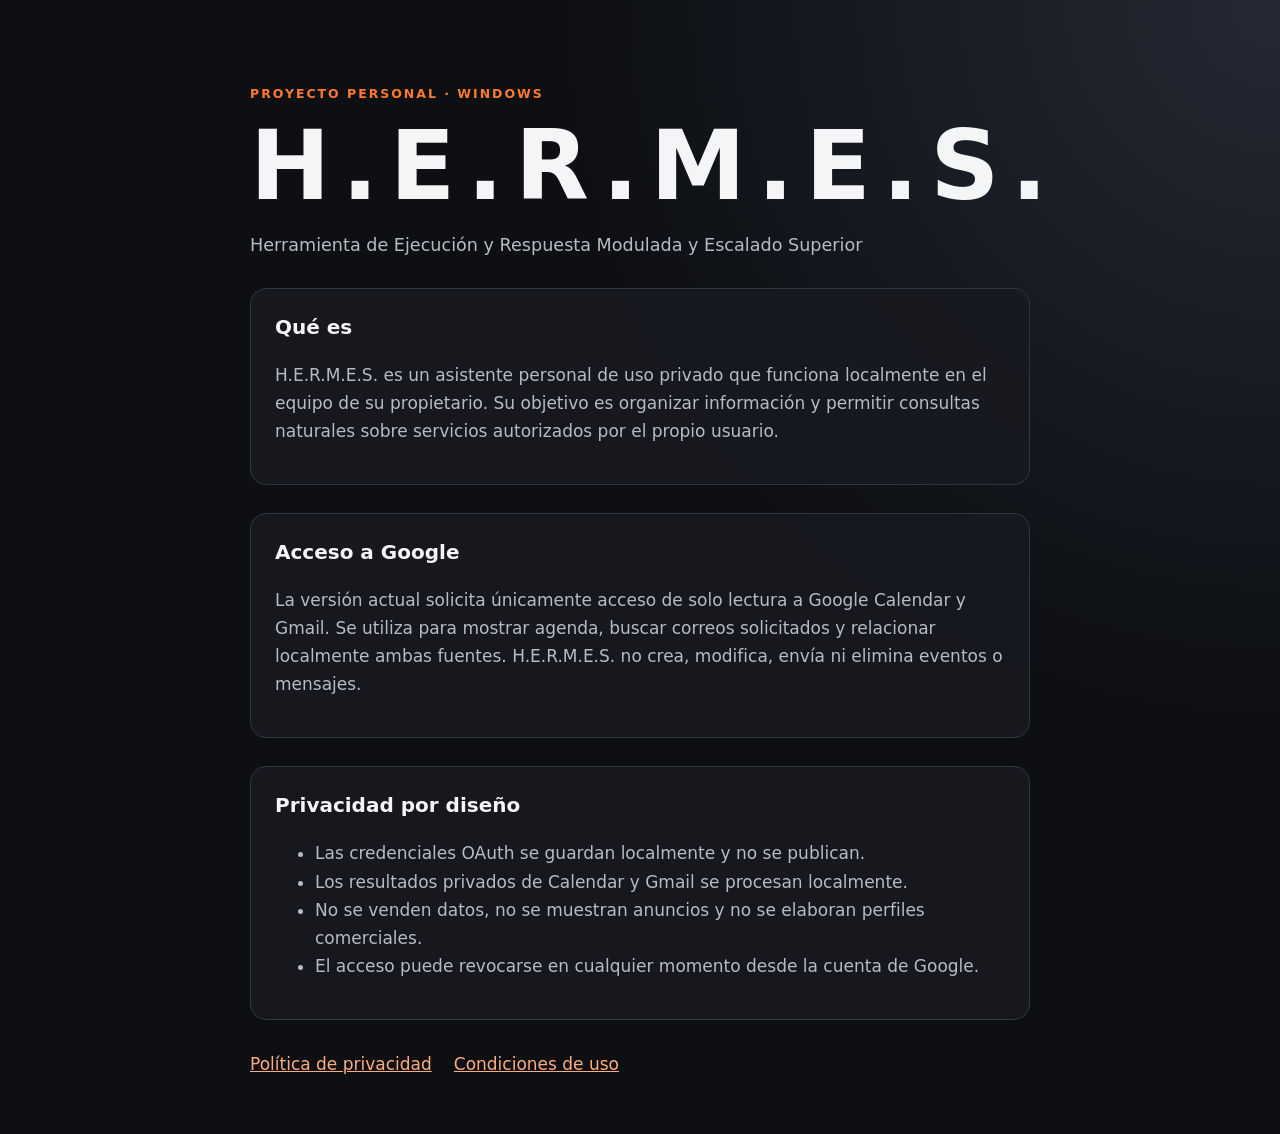
<file: index.html>
<!doctype html>
<html lang="es">
<head>
  <meta charset="utf-8">
  <meta name="viewport" content="width=device-width, initial-scale=1">
  <title>H.E.R.M.E.S. — Asistente personal local</title>
  <meta name="description" content="Información pública de H.E.R.M.E.S., asistente personal local y privado.">
  <link rel="stylesheet" href="style.css">
</head>
<body>
  <main>
    <p class="eyebrow">PROYECTO PERSONAL · WINDOWS</p>
    <h1>H.E.R.M.E.S.</h1>
    <p class="subtitle">Herramienta de Ejecución y Respuesta Modulada y Escalado Superior</p>
    <section><h2>Qué es</h2><p>H.E.R.M.E.S. es un asistente personal de uso privado que funciona localmente en el equipo de su propietario. Su objetivo es organizar información y permitir consultas naturales sobre servicios autorizados por el propio usuario.</p></section>
    <section><h2>Acceso a Google</h2><p>La versión actual solicita únicamente acceso de solo lectura a Google Calendar y Gmail. Se utiliza para mostrar agenda, buscar correos solicitados y relacionar localmente ambas fuentes. H.E.R.M.E.S. no crea, modifica, envía ni elimina eventos o mensajes.</p></section>
    <section><h2>Privacidad por diseño</h2><ul><li>Las credenciales OAuth se guardan localmente y no se publican.</li><li>Los resultados privados de Calendar y Gmail se procesan localmente.</li><li>No se venden datos, no se muestran anuncios y no se elaboran perfiles comerciales.</li><li>El acceso puede revocarse en cualquier momento desde la cuenta de Google.</li></ul></section>
    <nav aria-label="Documentos legales"><a href="privacy.html">Política de privacidad</a><a href="terms.html">Condiciones de uso</a></nav>
  </main>
</body>
</html>
</file>
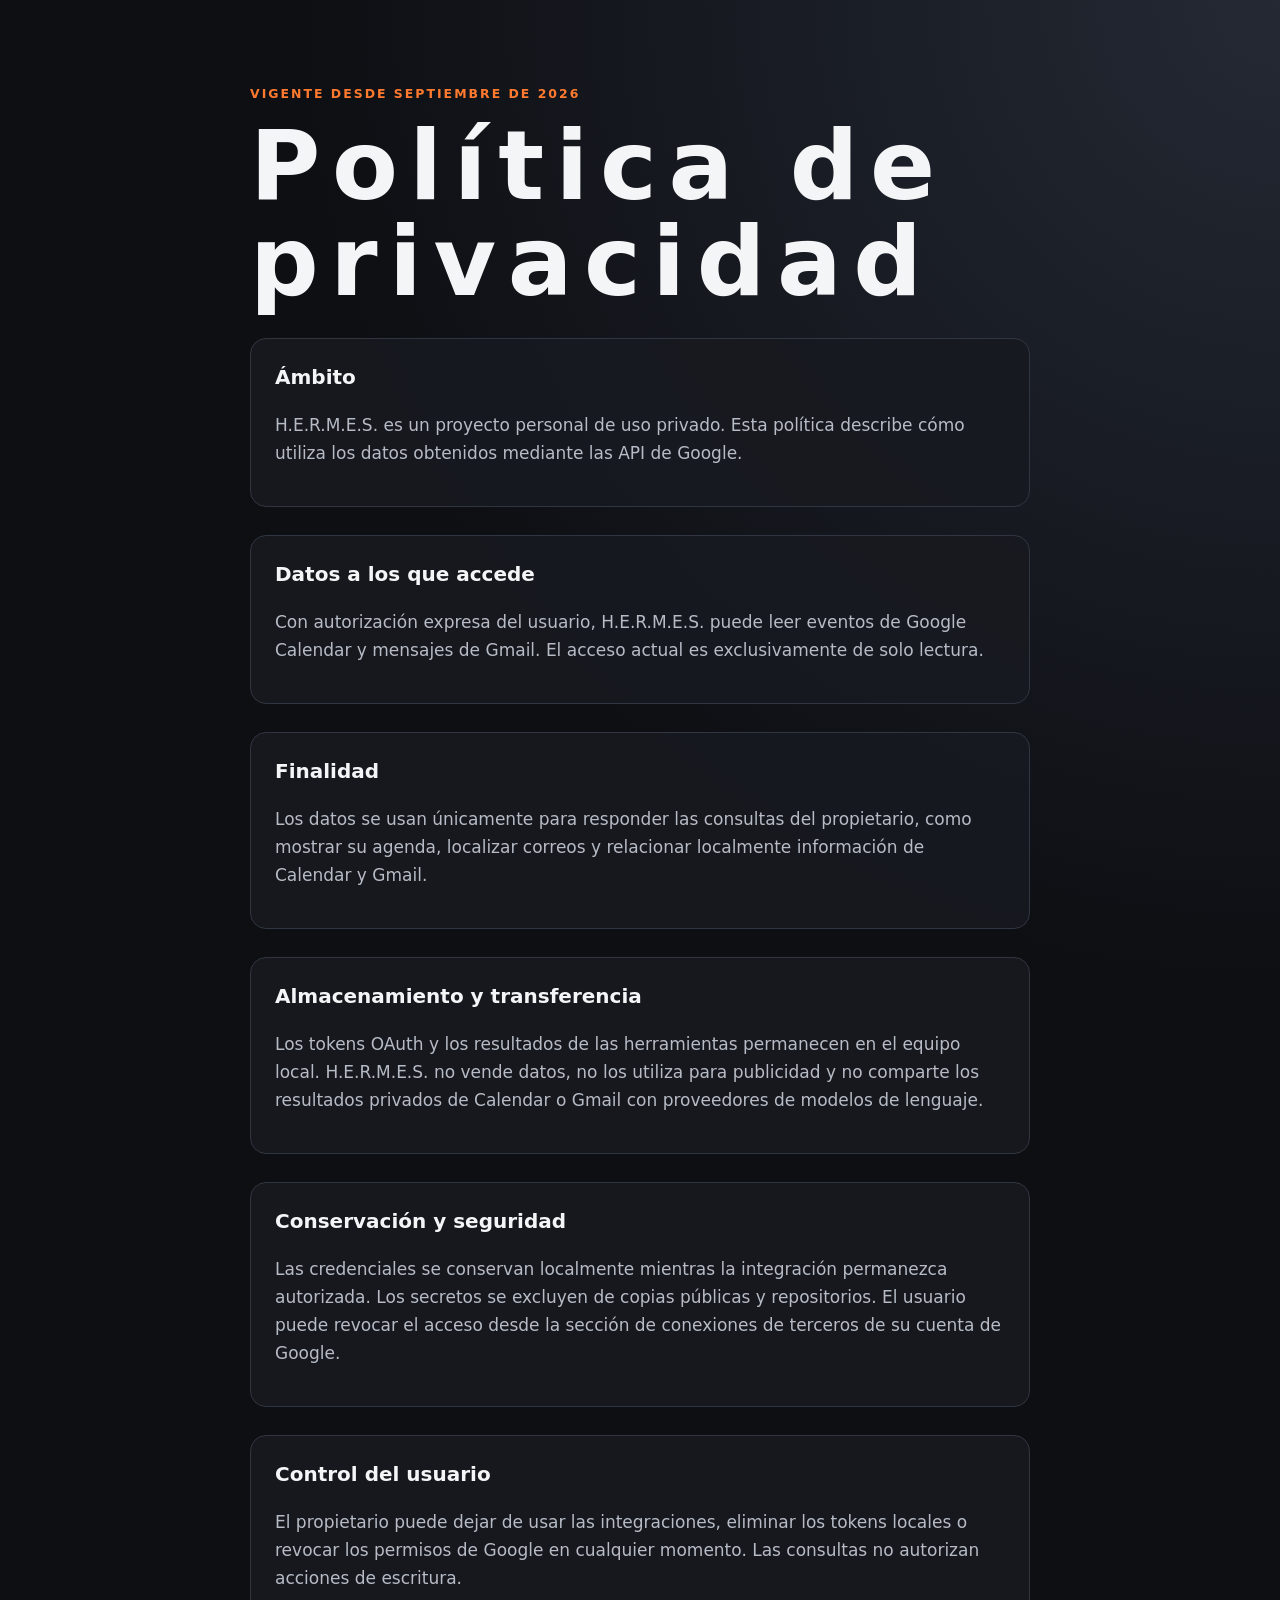
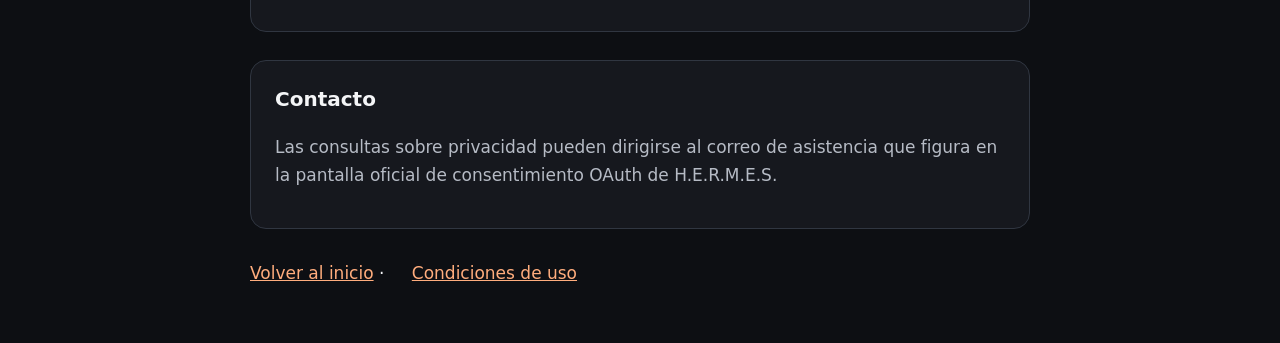
<file: privacy.html>
<!doctype html>
<html lang="es">
<head>
  <meta charset="utf-8">
  <meta name="viewport" content="width=device-width, initial-scale=1">
  <title>Política de privacidad — H.E.R.M.E.S.</title>
  <link rel="stylesheet" href="style.css">
</head>
<body>
  <main>
    <p class="eyebrow">VIGENTE DESDE SEPTIEMBRE DE 2026</p>
    <h1>Política de privacidad</h1>
    <section><h2>Ámbito</h2><p>H.E.R.M.E.S. es un proyecto personal de uso privado. Esta política describe cómo utiliza los datos obtenidos mediante las API de Google.</p></section>
    <section><h2>Datos a los que accede</h2><p>Con autorización expresa del usuario, H.E.R.M.E.S. puede leer eventos de Google Calendar y mensajes de Gmail. El acceso actual es exclusivamente de solo lectura.</p></section>
    <section><h2>Finalidad</h2><p>Los datos se usan únicamente para responder las consultas del propietario, como mostrar su agenda, localizar correos y relacionar localmente información de Calendar y Gmail.</p></section>
    <section><h2>Almacenamiento y transferencia</h2><p>Los tokens OAuth y los resultados de las herramientas permanecen en el equipo local. H.E.R.M.E.S. no vende datos, no los utiliza para publicidad y no comparte los resultados privados de Calendar o Gmail con proveedores de modelos de lenguaje.</p></section>
    <section><h2>Conservación y seguridad</h2><p>Las credenciales se conservan localmente mientras la integración permanezca autorizada. Los secretos se excluyen de copias públicas y repositorios. El usuario puede revocar el acceso desde la sección de conexiones de terceros de su cuenta de Google.</p></section>
    <section><h2>Control del usuario</h2><p>El propietario puede dejar de usar las integraciones, eliminar los tokens locales o revocar los permisos de Google en cualquier momento. Las consultas no autorizan acciones de escritura.</p></section>
    <section><h2>Contacto</h2><p>Las consultas sobre privacidad pueden dirigirse al correo de asistencia que figura en la pantalla oficial de consentimiento OAuth de H.E.R.M.E.S.</p></section>
    <nav><a href="index.html">Volver al inicio</a> · <a href="terms.html">Condiciones de uso</a></nav>
  </main>
</body>
</html>
</file>
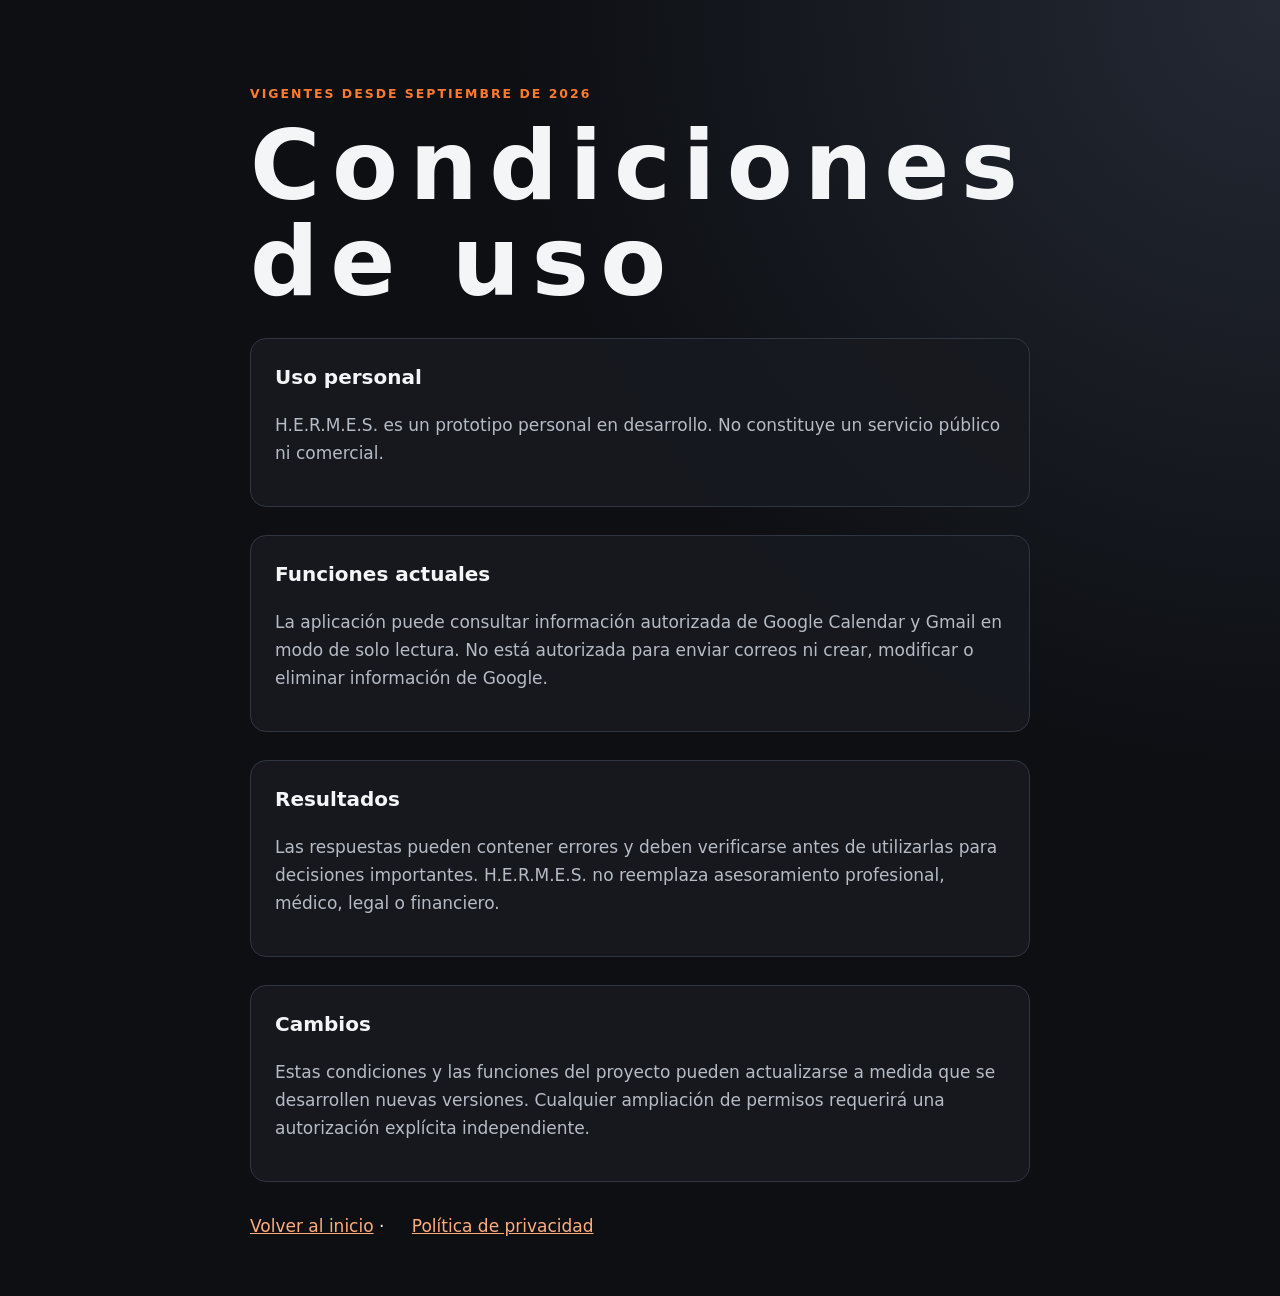
<file: terms.html>
<!doctype html>
<html lang="es">
<head>
  <meta charset="utf-8">
  <meta name="viewport" content="width=device-width, initial-scale=1">
  <title>Condiciones de uso — H.E.R.M.E.S.</title>
  <link rel="stylesheet" href="style.css">
</head>
<body>
  <main>
    <p class="eyebrow">VIGENTES DESDE SEPTIEMBRE DE 2026</p>
    <h1>Condiciones de uso</h1>
    <section><h2>Uso personal</h2><p>H.E.R.M.E.S. es un prototipo personal en desarrollo. No constituye un servicio público ni comercial.</p></section>
    <section><h2>Funciones actuales</h2><p>La aplicación puede consultar información autorizada de Google Calendar y Gmail en modo de solo lectura. No está autorizada para enviar correos ni crear, modificar o eliminar información de Google.</p></section>
    <section><h2>Resultados</h2><p>Las respuestas pueden contener errores y deben verificarse antes de utilizarlas para decisiones importantes. H.E.R.M.E.S. no reemplaza asesoramiento profesional, médico, legal o financiero.</p></section>
    <section><h2>Cambios</h2><p>Estas condiciones y las funciones del proyecto pueden actualizarse a medida que se desarrollen nuevas versiones. Cualquier ampliación de permisos requerirá una autorización explícita independiente.</p></section>
    <nav><a href="index.html">Volver al inicio</a> · <a href="privacy.html">Política de privacidad</a></nav>
  </main>
</body>
</html>
</file>
<file: style.css>
:root {
  color-scheme: dark;
  --bg: #0d0f13;
  --panel: #171a20;
  --line: #303641;
  --text: #f4f5f7;
  --muted: #b6bbc5;
  --accent: #ff7a2f;
}
* { box-sizing: border-box; }
body { margin: 0; min-height: 100vh; background: radial-gradient(circle at top right, #242934 0, var(--bg) 42%); color: var(--text); font: 17px/1.65 system-ui, -apple-system, "Segoe UI", sans-serif; }
main { width: min(780px, calc(100% - 36px)); margin: 0 auto; padding: 72px 0 56px; }
.eyebrow { color: var(--accent); font-size: 0.78rem; font-weight: 750; letter-spacing: 0.16em; }
h1 { margin: 0.1em 0; font-size: clamp(3rem, 10vw, 6rem); letter-spacing: 0.12em; line-height: 1; }
.subtitle { color: var(--muted); font-size: 1.1rem; }
section { margin: 28px 0; padding: 22px 24px; border: 1px solid var(--line); border-radius: 16px; background: color-mix(in srgb, var(--panel) 92%, transparent); }
h2 { margin-top: 0; font-size: 1.25rem; }
p, li { color: var(--muted); }
nav { margin-top: 30px; }
a { color: #ffad7d; }
a + a { margin-left: 22px; }
@media (max-width: 540px) { main { padding-top: 42px; } section { padding: 18px; } a + a { margin-left: 12px; } }
</file>
